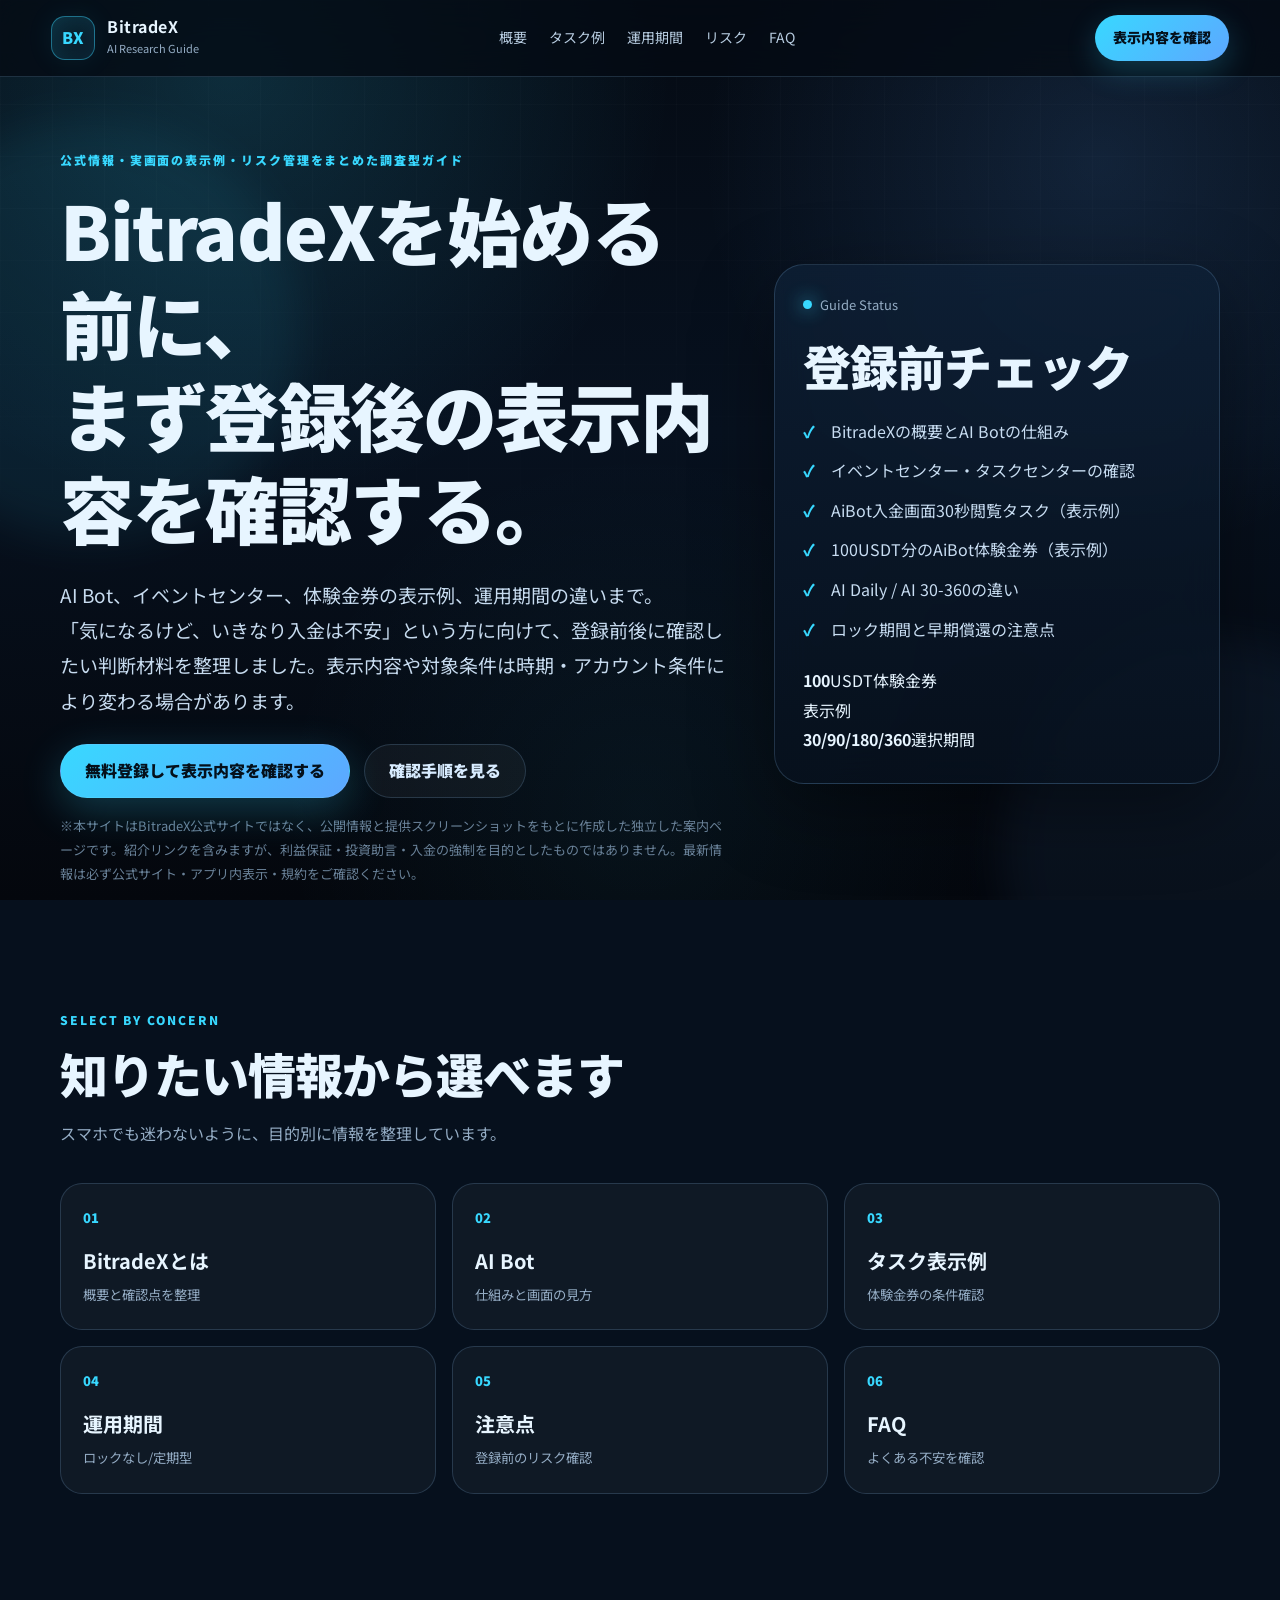
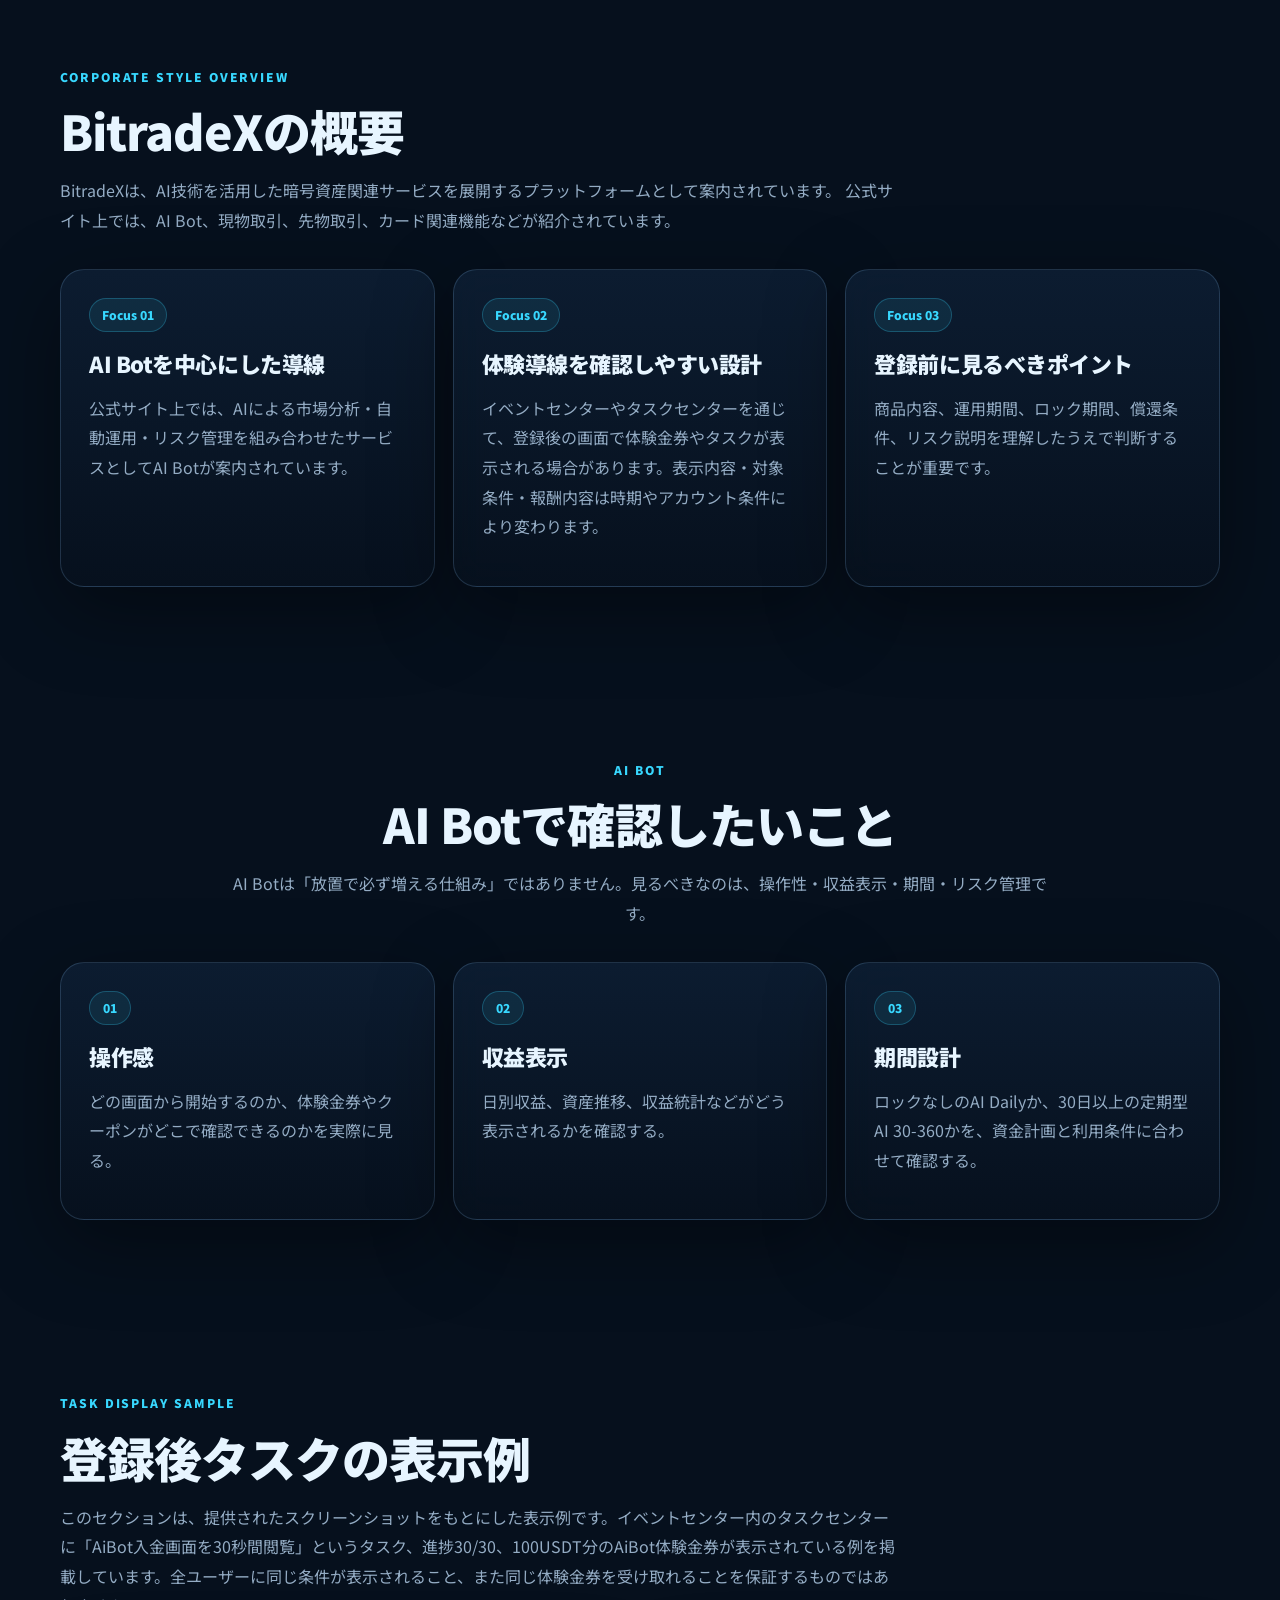
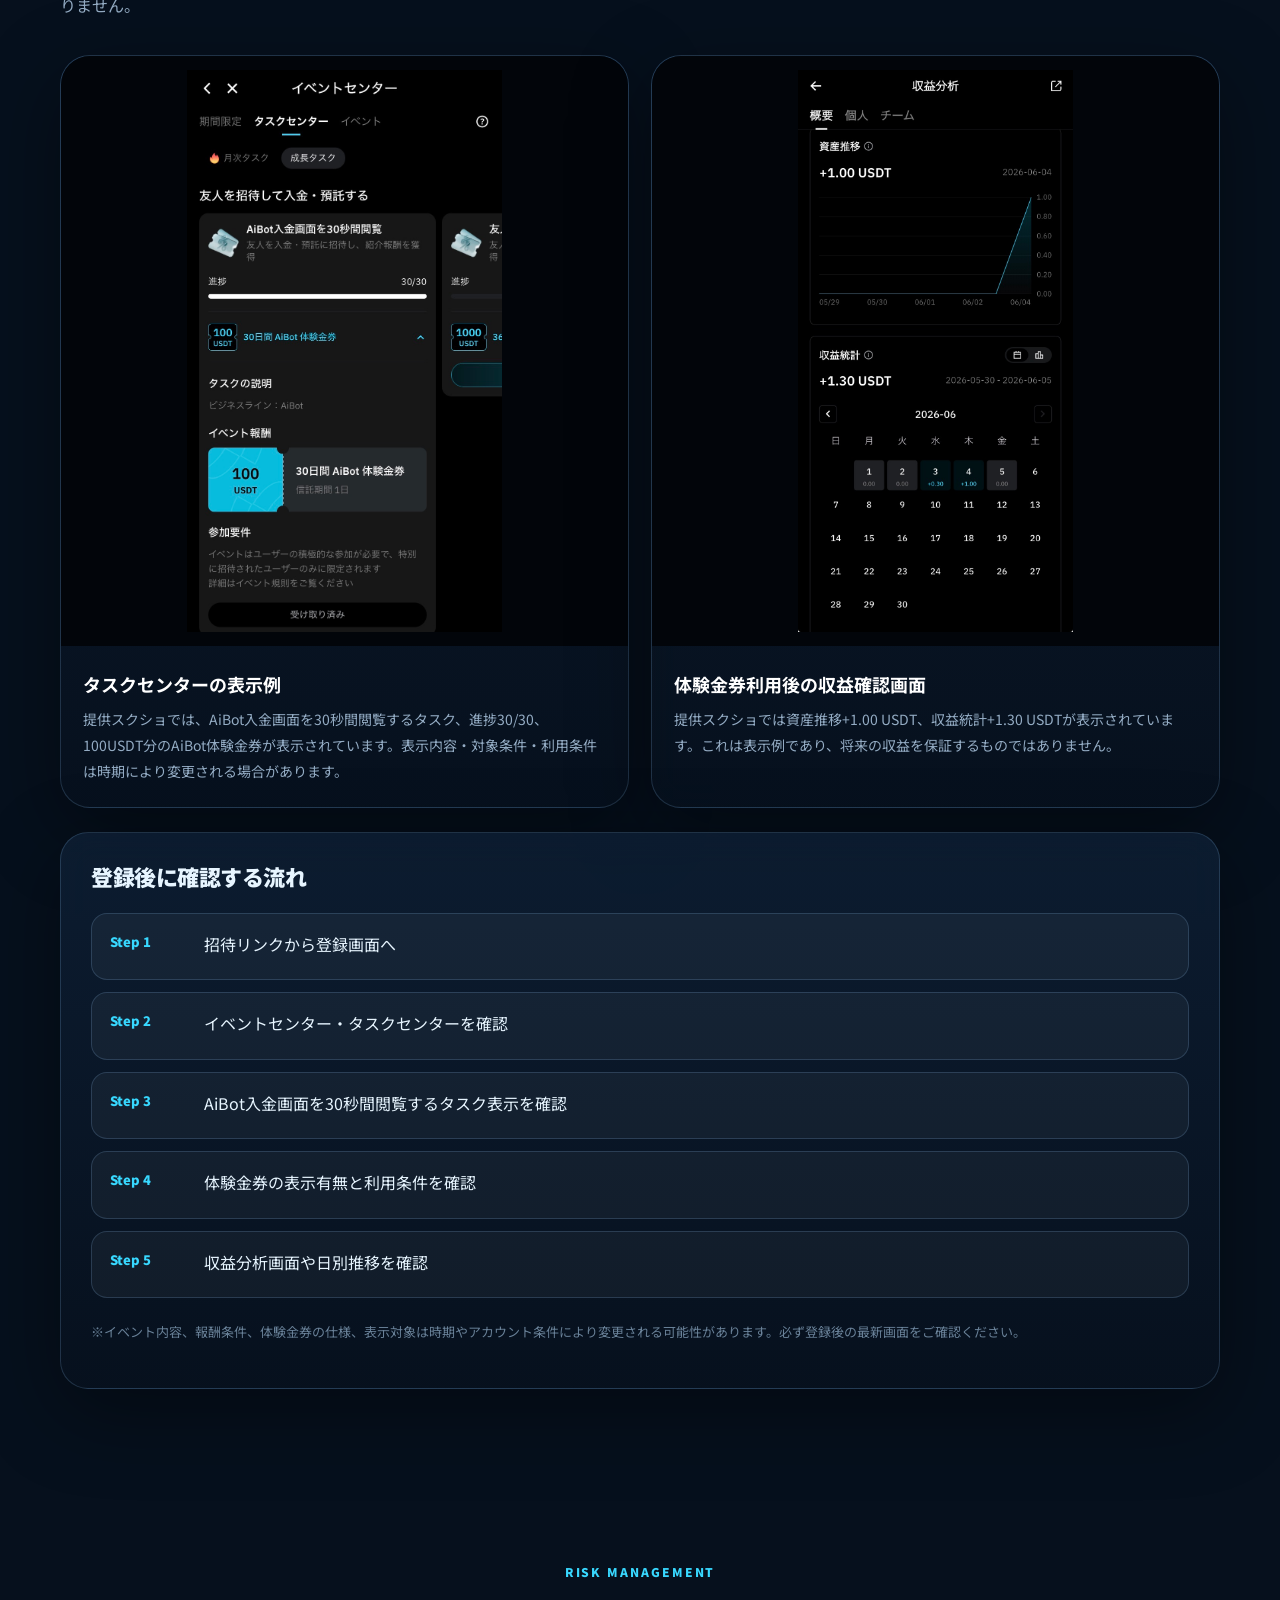
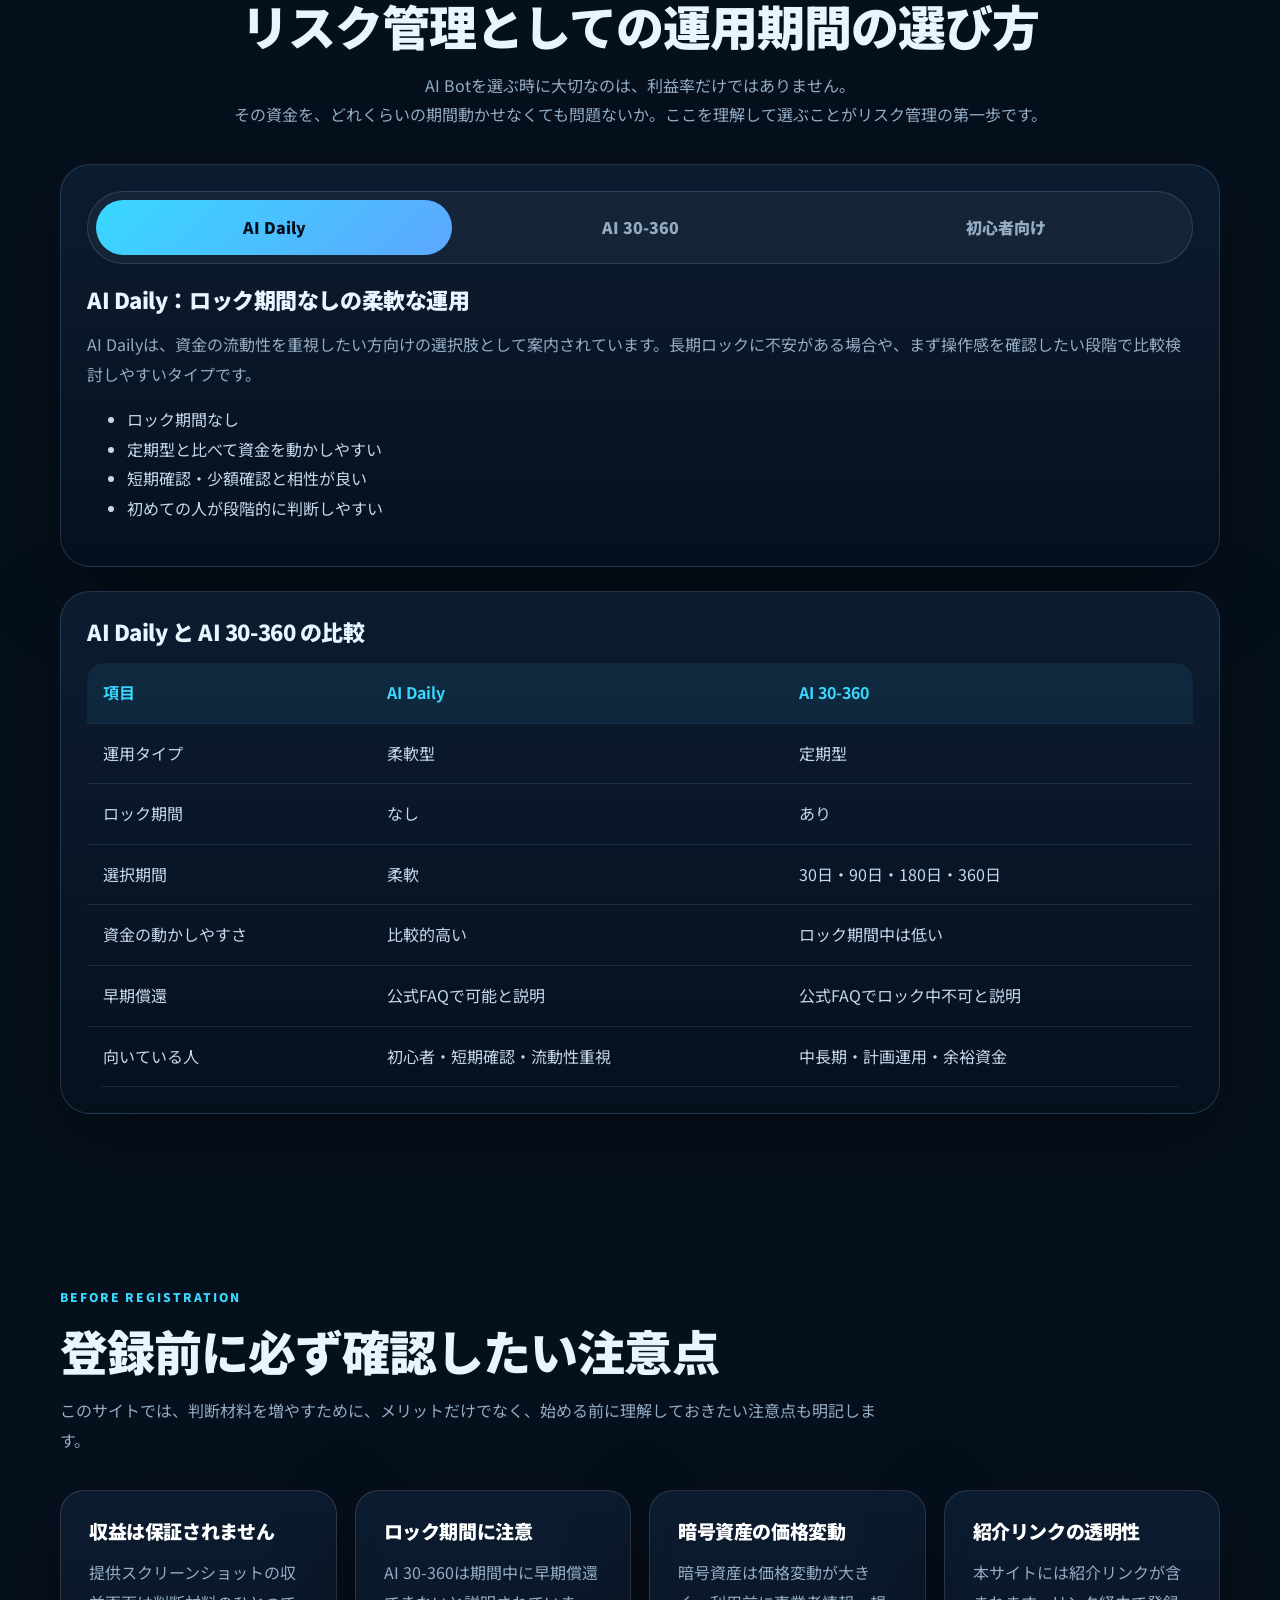
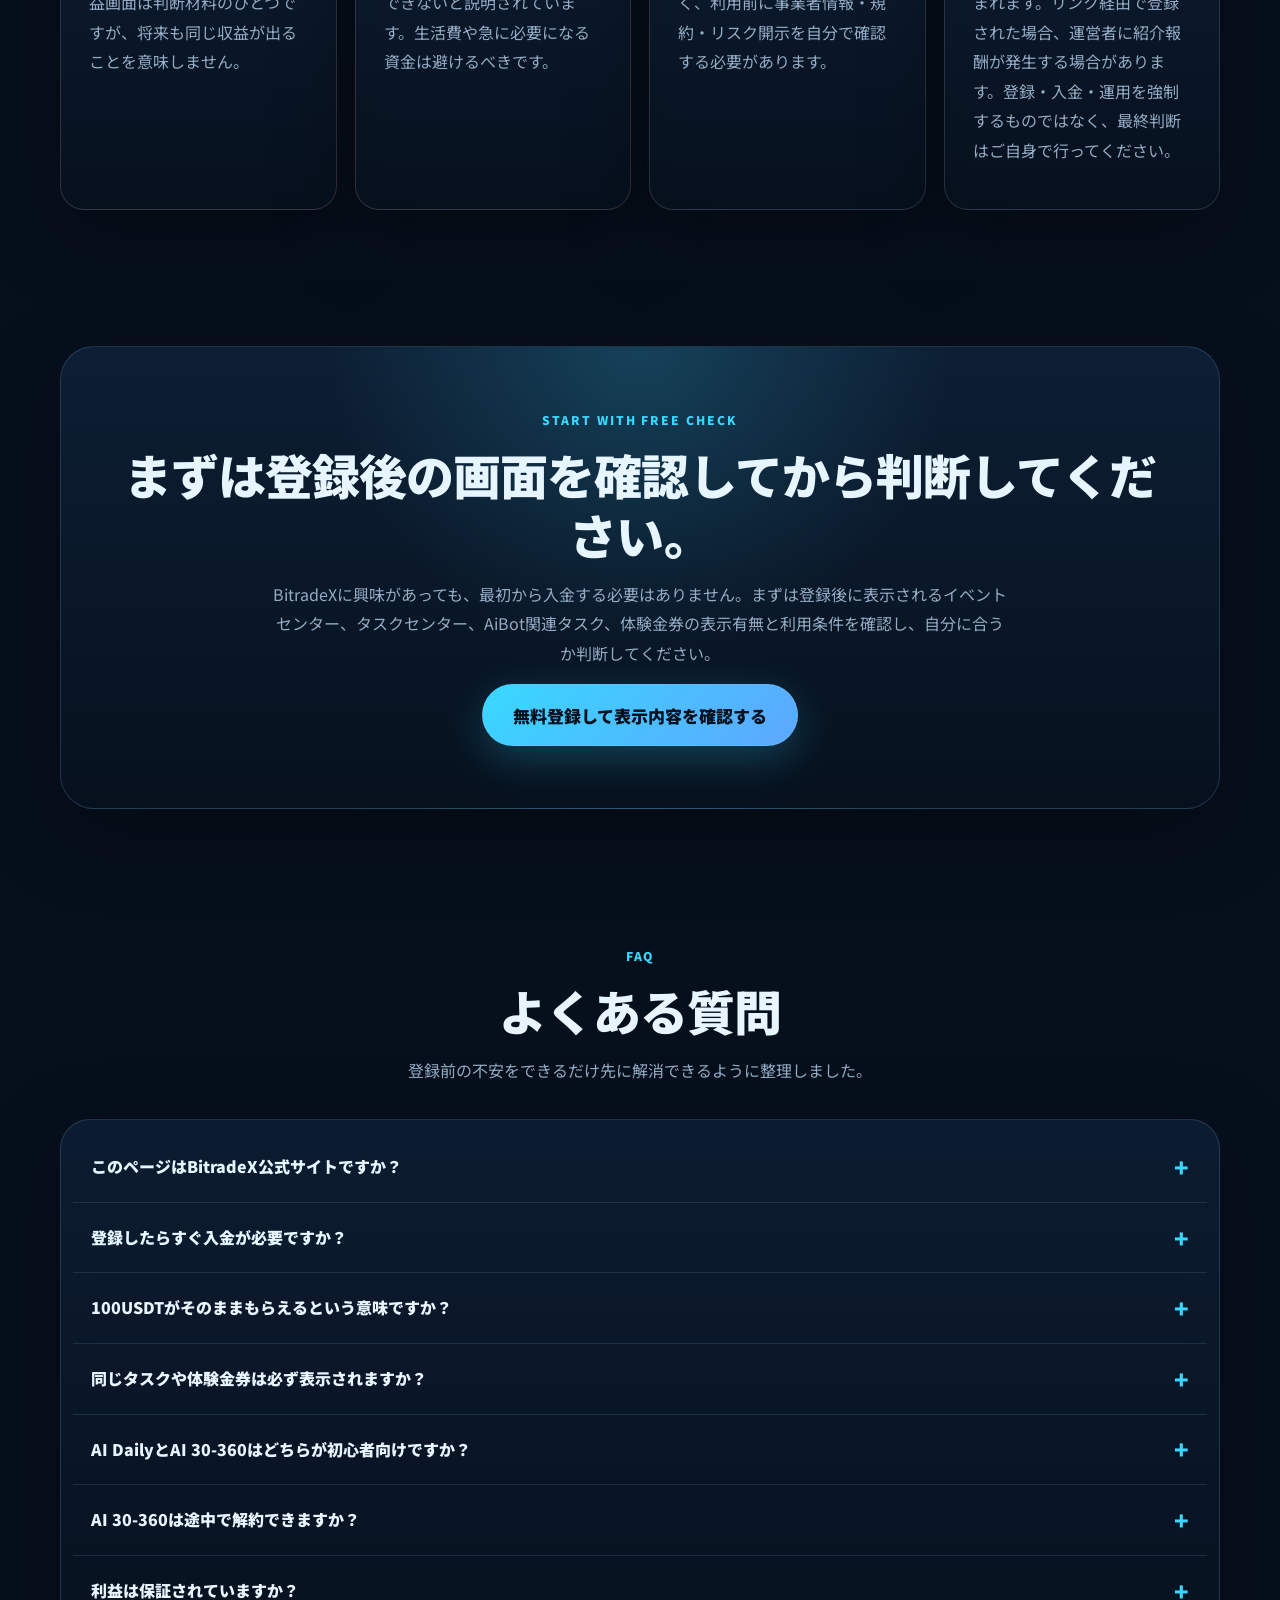
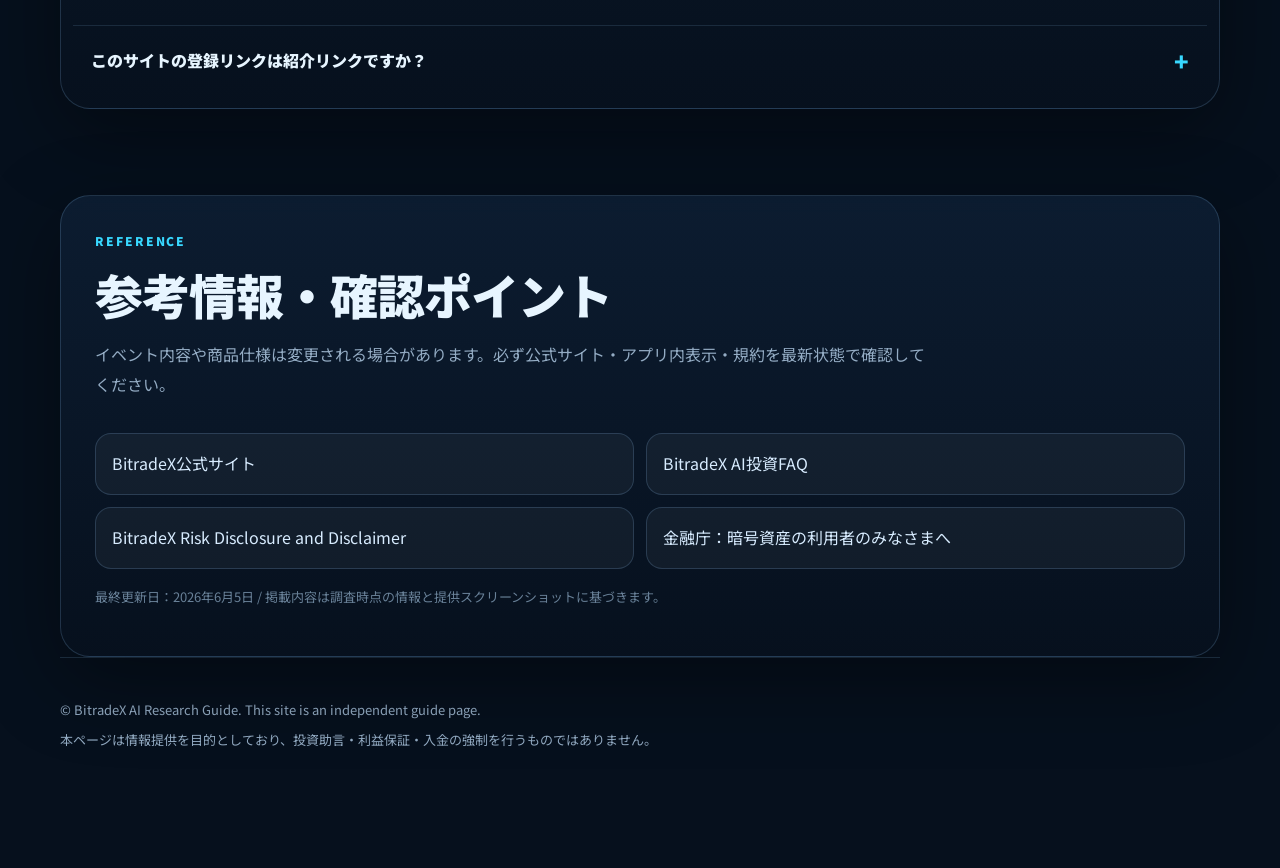
<file: bitradex-guide/index.html>
<!DOCTYPE html>
<html lang="ja">
<head>
  <meta charset="UTF-8" />
  <meta name="viewport" content="width=device-width, initial-scale=1.0" />
  <title>BitradeX AI運用ガイド｜AI Bot・表示例・リスク管理まとめ</title>
  <meta name="description" content="BitradeXの概要、AI Bot、登録後に確認できる可能性のあるイベント・タスク表示例、100USDT分の体験金券表示例、運用期間、リスク管理を整理した独立解説サイトです。" />
  <meta name="theme-color" content="#07111f" />
  <meta property="og:title" content="BitradeX AI運用ガイド" />
  <meta property="og:description" content="AI Bot・登録後に確認できる可能性のあるタスク表示例・実際の画面例・リスク管理まで、登録前に知りたい情報を整理。" />
  <meta property="og:type" content="website" />
  <link rel="preconnect" href="https://fonts.googleapis.com" />
  <link rel="preconnect" href="https://fonts.gstatic.com" crossorigin />
  <link href="https://fonts.googleapis.com/css2?family=Noto+Sans+JP:wght@400;500;700;900&display=swap" rel="stylesheet" />
  <link rel="stylesheet" href="style.css" />
</head>
<body>
  <div class="site-bg" aria-hidden="true">
    <span class="orb orb-a"></span>
    <span class="orb orb-b"></span>
    <span class="grid"></span>
  </div>

  <header class="header" id="top">
    <a class="logo" href="#top" aria-label="BitradeX AI運用ガイド">
      <span class="logo-mark">BX</span>
      <span>
        <strong>BitradeX</strong>
        <small>AI Research Guide</small>
      </span>
    </a>
    <nav class="nav" aria-label="主要メニュー">
      <a href="#overview">概要</a>
      <a href="#trial">タスク例</a>
      <a href="#period">運用期間</a>
      <a href="#risk">リスク</a>
      <a href="#faq">FAQ</a>
    </nav>
    <a class="header-cta" href="https://www.bitradex.ai/ja/account/register?inviteCode=U5E6EW" target="_blank" rel="noopener">表示内容を確認</a>
  </header>

  <main>
    <section class="hero section">
      <div class="hero-content reveal">
        <p class="eyebrow">公式情報・実画面の表示例・リスク管理をまとめた調査型ガイド</p>
        <h1>BitradeXを始める前に、<br />まず登録後の表示内容を確認する。</h1>
        <p class="hero-lead">
          AI Bot、イベントセンター、体験金券の表示例、運用期間の違いまで。<br />
          「気になるけど、いきなり入金は不安」という方に向けて、登録前後に確認したい判断材料を整理しました。表示内容や対象条件は時期・アカウント条件により変わる場合があります。
        </p>
        <div class="hero-actions">
          <a class="btn primary" href="https://www.bitradex.ai/ja/account/register?inviteCode=U5E6EW" target="_blank" rel="noopener">無料登録して表示内容を確認する</a>
          <a class="btn secondary" href="#trial">確認手順を見る</a>
        </div>
        <p class="notice-line">※本サイトはBitradeX公式サイトではなく、公開情報と提供スクリーンショットをもとに作成した独立した案内ページです。紹介リンクを含みますが、利益保証・投資助言・入金の強制を目的としたものではありません。最新情報は必ず公式サイト・アプリ内表示・規約をご確認ください。</p>
      </div>

      <aside class="hero-card reveal" aria-label="確認できる内容">
        <div class="hero-card-top">
          <span class="status-dot"></span>
          <span>Guide Status</span>
        </div>
        <h2>登録前チェック</h2>
        <ul class="check-list">
          <li>BitradeXの概要とAI Botの仕組み</li>
          <li>イベントセンター・タスクセンターの確認</li>
          <li>AiBot入金画面30秒閲覧タスク（表示例）</li>
          <li>100USDT分のAiBot体験金券（表示例）</li>
          <li>AI Daily / AI 30-360の違い</li>
          <li>ロック期間と早期償還の注意点</li>
        </ul>
        <div class="mini-metrics">
          <div><strong>100</strong><span>USDT体験金券<br />表示例</span></div>
          <div><strong>30/90/180/360</strong><span>選択期間</span></div>
        </div>
      </aside>
    </section>

    <section class="section quick-menu reveal" id="menu">
      <div class="section-head">
        <p class="eyebrow">Select by concern</p>
        <h2>知りたい情報から選べます</h2>
        <p>スマホでも迷わないように、目的別に情報を整理しています。</p>
      </div>
      <div class="menu-grid">
        <a href="#overview" class="menu-card"><span>01</span><strong>BitradeXとは</strong><small>概要と確認点を整理</small></a>
        <a href="#aibot" class="menu-card"><span>02</span><strong>AI Bot</strong><small>仕組みと画面の見方</small></a>
        <a href="#trial" class="menu-card"><span>03</span><strong>タスク表示例</strong><small>体験金券の条件確認</small></a>
        <a href="#period" class="menu-card"><span>04</span><strong>運用期間</strong><small>ロックなし/定期型</small></a>
        <a href="#risk" class="menu-card"><span>05</span><strong>注意点</strong><small>登録前のリスク確認</small></a>
        <a href="#faq" class="menu-card"><span>06</span><strong>FAQ</strong><small>よくある不安を確認</small></a>
      </div>
    </section>

    <section class="section split" id="overview">
      <div class="section-head reveal">
        <p class="eyebrow">Corporate style overview</p>
        <h2>BitradeXの概要</h2>
        <p>
          BitradeXは、AI技術を活用した暗号資産関連サービスを展開するプラットフォームとして案内されています。
          公式サイト上では、AI Bot、現物取引、先物取引、カード関連機能などが紹介されています。
        </p>
      </div>
      <div class="analysis-grid">
        <article class="glass-card reveal">
          <span class="card-label">Focus 01</span>
          <h3>AI Botを中心にした導線</h3>
          <p>公式サイト上では、AIによる市場分析・自動運用・リスク管理を組み合わせたサービスとしてAI Botが案内されています。</p>
        </article>
        <article class="glass-card reveal">
          <span class="card-label">Focus 02</span>
          <h3>体験導線を確認しやすい設計</h3>
          <p>イベントセンターやタスクセンターを通じて、登録後の画面で体験金券やタスクが表示される場合があります。表示内容・対象条件・報酬内容は時期やアカウント条件により変わります。</p>
        </article>
        <article class="glass-card reveal">
          <span class="card-label">Focus 03</span>
          <h3>登録前に見るべきポイント</h3>
          <p>商品内容、運用期間、ロック期間、償還条件、リスク説明を理解したうえで判断することが重要です。</p>
        </article>
      </div>
    </section>

    <section class="section" id="aibot">
      <div class="section-head center reveal">
        <p class="eyebrow">AI Bot</p>
        <h2>AI Botで確認したいこと</h2>
        <p>AI Botは「放置で必ず増える仕組み」ではありません。見るべきなのは、操作性・収益表示・期間・リスク管理です。</p>
      </div>
      <div class="feature-row">
        <div class="feature-card reveal">
          <div class="icon">01</div>
          <h3>操作感</h3>
          <p>どの画面から開始するのか、体験金券やクーポンがどこで確認できるのかを実際に見る。</p>
        </div>
        <div class="feature-card reveal">
          <div class="icon">02</div>
          <h3>収益表示</h3>
          <p>日別収益、資産推移、収益統計などがどう表示されるかを確認する。</p>
        </div>
        <div class="feature-card reveal">
          <div class="icon">03</div>
          <h3>期間設計</h3>
          <p>ロックなしのAI Dailyか、30日以上の定期型AI 30-360かを、資金計画と利用条件に合わせて確認する。</p>
        </div>
      </div>
    </section>

    <section class="section trial-section" id="trial">
      <div class="section-head reveal">
        <p class="eyebrow">Task display sample</p>
        <h2>登録後タスクの表示例</h2>
        <p>
          このセクションは、提供されたスクリーンショットをもとにした表示例です。イベントセンター内のタスクセンターに「AiBot入金画面を30秒間閲覧」というタスク、進捗30/30、100USDT分のAiBot体験金券が表示されている例を掲載しています。全ユーザーに同じ条件が表示されること、また同じ体験金券を受け取れることを保証するものではありません。
        </p>
      </div>

      <div class="screenshot-grid">
        <figure class="screen-card reveal">
          <img src="assets/task-center.jpeg" alt="BitradeXイベントセンターのタスクセンター画面。AiBot入金画面を30秒間閲覧するタスクと100USDT体験金券が表示されている。" />
          <figcaption>
            <strong>タスクセンターの表示例</strong>
            <span>提供スクショでは、AiBot入金画面を30秒間閲覧するタスク、進捗30/30、100USDT分のAiBot体験金券が表示されています。表示内容・対象条件・利用条件は時期により変更される場合があります。</span>
          </figcaption>
        </figure>

        <figure class="screen-card reveal">
          <img src="assets/profit-analysis.jpeg" alt="BitradeXの収益分析画面。資産推移と収益統計が表示されている。" />
          <figcaption>
            <strong>体験金券利用後の収益確認画面</strong>
            <span>提供スクショでは資産推移+1.00 USDT、収益統計+1.30 USDTが表示されています。これは表示例であり、将来の収益を保証するものではありません。</span>
          </figcaption>
        </figure>
      </div>

      <div class="flow-box reveal">
        <h3>登録後に確認する流れ</h3>
        <ol class="flow-list">
          <li><span>Step 1</span>招待リンクから登録画面へ</li>
          <li><span>Step 2</span>イベントセンター・タスクセンターを確認</li>
          <li><span>Step 3</span>AiBot入金画面を30秒間閲覧するタスク表示を確認</li>
          <li><span>Step 4</span>体験金券の表示有無と利用条件を確認</li>
          <li><span>Step 5</span>収益分析画面や日別推移を確認</li>
        </ol>
        <p class="small-note">※イベント内容、報酬条件、体験金券の仕様、表示対象は時期やアカウント条件により変更される可能性があります。必ず登録後の最新画面をご確認ください。</p>
      </div>
    </section>

    <section class="section" id="period">
      <div class="section-head center reveal">
        <p class="eyebrow">Risk management</p>
        <h2>リスク管理としての運用期間の選び方</h2>
        <p>
          AI Botを選ぶ時に大切なのは、利益率だけではありません。<br />
          その資金を、どれくらいの期間動かせなくても問題ないか。ここを理解して選ぶことがリスク管理の第一歩です。
        </p>
      </div>

      <div class="tabs reveal">
        <div class="tab-buttons" role="tablist" aria-label="運用タイプ">
          <button class="tab-button active" data-tab="daily" role="tab" aria-selected="true">AI Daily</button>
          <button class="tab-button" data-tab="term" role="tab" aria-selected="false">AI 30-360</button>
          <button class="tab-button" data-tab="beginner" role="tab" aria-selected="false">初心者向け</button>
        </div>

        <div class="tab-panel active" id="daily" role="tabpanel">
          <h3>AI Daily：ロック期間なしの柔軟な運用</h3>
          <p>AI Dailyは、資金の流動性を重視したい方向けの選択肢として案内されています。長期ロックに不安がある場合や、まず操作感を確認したい段階で比較検討しやすいタイプです。</p>
          <ul>
            <li>ロック期間なし</li>
            <li>定期型と比べて資金を動かしやすい</li>
            <li>短期確認・少額確認と相性が良い</li>
            <li>初めての人が段階的に判断しやすい</li>
          </ul>
        </div>

        <div class="tab-panel" id="term" role="tabpanel">
          <h3>AI 30-360：期間を選ぶ定期型</h3>
          <p>AI 30-360は、30日・90日・180日・360日から運用期間を選ぶ定期型として案内されています。ロック期間中は早期償還できない点に注意が必要です。</p>
          <div class="term-grid">
            <div><strong>30日</strong><span>短期で検討</span></div>
            <div><strong>90日</strong><span>中期で検討</span></div>
            <div><strong>180日</strong><span>中長期向け</span></div>
            <div><strong>360日</strong><span>長期計画向け</span></div>
          </div>
          <p class="small-note">生活費や近いうちに使う予定のある資金ではなく、一定期間動かさなくても問題のない余裕資金で検討することが重要です。</p>
        </div>

        <div class="tab-panel" id="beginner" role="tabpanel">
          <h3>初心者は段階的に考える</h3>
          <ol>
            <li>まず無料登録して画面を確認</li>
            <li>イベントセンターやタスクセンターを見る</li>
            <li>表示されている体験金券や条件を確認</li>
            <li>ロックなし、または短期で操作感を確認</li>
            <li>慣れてから30日、90日、180日、360日を検討</li>
          </ol>
        </div>
      </div>

      <div class="comparison-card reveal">
        <h3>AI Daily と AI 30-360 の比較</h3>
        <div class="table-wrap">
          <table>
            <thead>
              <tr><th>項目</th><th>AI Daily</th><th>AI 30-360</th></tr>
            </thead>
            <tbody>
              <tr><td>運用タイプ</td><td>柔軟型</td><td>定期型</td></tr>
              <tr><td>ロック期間</td><td>なし</td><td>あり</td></tr>
              <tr><td>選択期間</td><td>柔軟</td><td>30日・90日・180日・360日</td></tr>
              <tr><td>資金の動かしやすさ</td><td>比較的高い</td><td>ロック期間中は低い</td></tr>
              <tr><td>早期償還</td><td>公式FAQで可能と説明</td><td>公式FAQでロック中不可と説明</td></tr>
              <tr><td>向いている人</td><td>初心者・短期確認・流動性重視</td><td>中長期・計画運用・余裕資金</td></tr>
            </tbody>
          </table>
        </div>
      </div>
    </section>

    <section class="section risk" id="risk">
      <div class="section-head reveal">
        <p class="eyebrow">Before registration</p>
        <h2>登録前に必ず確認したい注意点</h2>
        <p>このサイトでは、判断材料を増やすために、メリットだけでなく、始める前に理解しておきたい注意点も明記します。</p>
      </div>
      <div class="risk-grid">
        <article class="risk-card reveal">
          <h3>収益は保証されません</h3>
          <p>提供スクリーンショットの収益画面は判断材料のひとつですが、将来も同じ収益が出ることを意味しません。</p>
        </article>
        <article class="risk-card reveal">
          <h3>ロック期間に注意</h3>
          <p>AI 30-360は期間中に早期償還できないと説明されています。生活費や急に必要になる資金は避けるべきです。</p>
        </article>
        <article class="risk-card reveal">
          <h3>暗号資産の価格変動</h3>
          <p>暗号資産は価格変動が大きく、利用前に事業者情報・規約・リスク開示を自分で確認する必要があります。</p>
        </article>
        <article class="risk-card reveal">
          <h3>紹介リンクの透明性</h3>
          <p>本サイトには紹介リンクが含まれます。リンク経由で登録された場合、運営者に紹介報酬が発生する場合があります。登録・入金・運用を強制するものではなく、最終判断はご自身で行ってください。</p>
        </article>
      </div>
    </section>

    <section class="section cta-section reveal">
      <div class="cta-panel">
        <p class="eyebrow">Start with free check</p>
        <h2>まずは登録後の画面を確認してから判断してください。</h2>
        <p>
          BitradeXに興味があっても、最初から入金する必要はありません。まずは登録後に表示されるイベントセンター、タスクセンター、AiBot関連タスク、体験金券の表示有無と利用条件を確認し、自分に合うか判断してください。
        </p>
        <a class="btn primary large" href="https://www.bitradex.ai/ja/account/register?inviteCode=U5E6EW" target="_blank" rel="noopener">無料登録して表示内容を確認する</a>
      </div>
    </section>

    <section class="section" id="faq">
      <div class="section-head center reveal">
        <p class="eyebrow">FAQ</p>
        <h2>よくある質問</h2>
        <p>登録前の不安をできるだけ先に解消できるように整理しました。</p>
      </div>

      <div class="faq-list reveal">

        <details>
          <summary>このページはBitradeX公式サイトですか？</summary>
          <p>いいえ。本ページはBitradeX公式サイトではなく、公開情報と提供スクリーンショットをもとに作成した独立した案内ページです。最新情報、利用条件、リスク説明、規約は必ず公式サイト・アプリ内表示で確認してください。</p>
        </details>
        <details>
          <summary>登録したらすぐ入金が必要ですか？</summary>
          <p>いいえ。まずは無料登録後に、イベントセンター、タスクセンター、AiBot関連タスク、体験金券の表示有無などを確認することをおすすめします。入金は内容を理解してから判断してください。</p>
        </details>
        <details>
          <summary>100USDTがそのままもらえるという意味ですか？</summary>
          <p>このページでは、提供スクショに基づき「100USDT分のAiBot体験金券」と表現しています。現金や出金可能な資金として断定するものではありません。実際の条件・使用範囲・有効期限はアプリ内の表示を確認してください。</p>
        </details>
        <details>
          <summary>同じタスクや体験金券は必ず表示されますか？</summary>
          <p>必ず表示されるとは断定できません。イベント内容、対象条件、報酬内容、表示期間は変更される場合があります。このページの画像は提供スクリーンショットに基づく表示例として確認してください。</p>
        </details>
        <details>
          <summary>AI DailyとAI 30-360はどちらが初心者向けですか？</summary>
          <p>最初は、表示されているタスクや体験金券の条件を確認し、必要に応じてロック期間のないAI Dailyや短期確認から検討する流れが自然です。</p>
        </details>
        <details>
          <summary>AI 30-360は途中で解約できますか？</summary>
          <p>公式FAQ上では、AI 30-360はロック期間中の早期償還ができないと説明されています。選ぶ前に、30日・90日・180日・360日のどの期間なら資金を動かさなくても問題ないか確認してください。</p>
        </details>
        <details>
          <summary>利益は保証されていますか？</summary>
          <p>保証されません。暗号資産やAI Bot運用には相場変動リスクがあります。表示されている収益画面や参考数値は、将来の結果を約束するものではありません。</p>
        </details>
        <details>
          <summary>このサイトの登録リンクは紹介リンクですか？</summary>
          <p>はい。本ページには紹介リンクが含まれます。リンク経由で登録された場合、運営者に紹介報酬が発生する場合があります。登録・入金・運用を強制するものではありません。紹介リンク経由の登録に抵抗がある方は、公式サイトを直接確認して比較してください。</p>
        </details>
      </div>
    </section>

    <section class="section sources reveal" id="sources">
      <div class="section-head">
        <p class="eyebrow">Reference</p>
        <h2>参考情報・確認ポイント</h2>
        <p>イベント内容や商品仕様は変更される場合があります。必ず公式サイト・アプリ内表示・規約を最新状態で確認してください。</p>
      </div>
      <ul class="source-list">
        <li><a href="https://www.bitradex.ai/ja" target="_blank" rel="noopener">BitradeX公式サイト</a></li>
        <li><a href="https://help.bitradex.ai/hc/ja/articles/15457158924559-BitradeX-AI%E6%8A%95%E8%B3%87%E3%82%88%E3%81%8F%E3%81%82%E3%82%8B%E8%B3%AA%E5%95%8F-FAQ" target="_blank" rel="noopener">BitradeX AI投資FAQ</a></li>
        <li><a href="https://www.bitradex.ai/en/user/disclaimer" target="_blank" rel="noopener">BitradeX Risk Disclosure and Disclaimer</a></li>
        <li><a href="https://www.fsa.go.jp/policy/virtual_currency/index.html" target="_blank" rel="noopener">金融庁：暗号資産の利用者のみなさまへ</a></li>
      </ul>
      <p class="small-note">最終更新日：2026年6月5日 / 掲載内容は調査時点の情報と提供スクリーンショットに基づきます。</p>
    </section>
  </main>

  <footer class="footer">
    <p>© BitradeX AI Research Guide. This site is an independent guide page.</p>
    <p>本ページは情報提供を目的としており、投資助言・利益保証・入金の強制を行うものではありません。</p>
  </footer>

  <div class="mobile-fixed-cta" aria-label="スマホ固定CTA">
    <a href="https://www.bitradex.ai/ja/account/register?inviteCode=U5E6EW" target="_blank" rel="noopener">無料登録して表示内容を確認する</a>
  </div>

  <script src="script.js"></script>
</body>
</html>
</file>
<file: bitradex-guide/style.css>
:root {
  --bg: #06101d;
  --bg-2: #09192b;
  --panel: rgba(12, 28, 48, 0.72);
  --panel-2: rgba(14, 35, 59, 0.92);
  --line: rgba(151, 205, 255, 0.18);
  --line-strong: rgba(56, 216, 255, 0.42);
  --text: #e7f5ff;
  --muted: #94acc4;
  --muted-2: #698198;
  --cyan: #38d8ff;
  --blue: #5da7ff;
  --navy: #07111f;
  --white: #ffffff;
  --danger: #ffb4b4;
  --shadow: 0 24px 80px rgba(0, 0, 0, 0.38);
  --radius: 24px;
}

* { box-sizing: border-box; }

html { scroll-behavior: smooth; }

body {
  margin: 0;
  font-family: "Noto Sans JP", system-ui, -apple-system, BlinkMacSystemFont, sans-serif;
  color: var(--text);
  background: var(--bg);
  line-height: 1.85;
  overflow-x: hidden;
}

a { color: inherit; text-decoration: none; }
img { max-width: 100%; display: block; }

.scroll-progress {
  position: fixed;
  top: 0;
  left: 0;
  right: 0;
  height: 3px;
  z-index: 200;
  background: rgba(255,255,255,.04);
}

.scroll-progress span {
  display: block;
  height: 100%;
  width: 0%;
  background: linear-gradient(90deg, var(--cyan), var(--blue));
  box-shadow: 0 0 18px rgba(56,216,255,.8);
}

.site-bg {
  position: fixed;
  inset: 0;
  z-index: -2;
  overflow: hidden;
  background:
    radial-gradient(circle at 18% 8%, rgba(56, 216, 255, 0.16), transparent 33%),
    radial-gradient(circle at 86% 18%, rgba(93, 167, 255, 0.14), transparent 30%),
    radial-gradient(circle at 50% 90%, rgba(56, 216, 255, 0.05), transparent 35%),
    linear-gradient(180deg, #050b14 0%, #07111f 48%, #04070d 100%);
}

.orb {
  position: absolute;
  width: 420px;
  height: 420px;
  border-radius: 999px;
  filter: blur(22px);
  opacity: 0.32;
  animation: floatOrb 12s ease-in-out infinite alternate;
}

.orb-a { left: -120px; top: 120px; background: rgba(56, 216, 255, 0.24); }
.orb-b { right: -140px; top: 640px; background: rgba(93, 167, 255, 0.2); animation-delay: 2s; }

.grid {
  position: absolute;
  inset: 0;
  background-image:
    linear-gradient(rgba(255,255,255,0.034) 1px, transparent 1px),
    linear-gradient(90deg, rgba(255,255,255,0.034) 1px, transparent 1px);
  background-size: 52px 52px;
  mask-image: linear-gradient(to bottom, rgba(0,0,0,0.56), transparent 78%);
}

@keyframes floatOrb {
  from { transform: translate3d(0, 0, 0) scale(1); }
  to { transform: translate3d(36px, -24px, 0) scale(1.08); }
}

.header {
  position: sticky;
  top: 0;
  z-index: 80;
  display: flex;
  align-items: center;
  justify-content: space-between;
  gap: 20px;
  padding: 15px clamp(18px, 4vw, 56px);
  background: rgba(4, 11, 20, 0.78);
  border-bottom: 1px solid var(--line);
  backdrop-filter: blur(18px);
}

.logo { display: inline-flex; align-items: center; gap: 12px; }

.logo-mark {
  width: 44px;
  height: 44px;
  display: grid;
  place-items: center;
  border: 1px solid rgba(56, 216, 255, 0.45);
  border-radius: 14px;
  color: var(--cyan);
  font-weight: 900;
  background: linear-gradient(135deg, rgba(56,216,255,.14), rgba(93,167,255,.06));
  box-shadow: inset 0 0 20px rgba(56,216,255,.08), 0 0 28px rgba(56,216,255,.08);
}

.logo strong, .logo small { display: block; }
.logo strong { line-height: 1.1; letter-spacing: .03em; }
.logo small { color: var(--muted); font-size: 11px; margin-top: 2px; }

.nav { display: flex; align-items: center; gap: 22px; color: #b7cce0; font-size: 14px; }
.nav a { transition: color .25s ease; }
.nav a:hover { color: var(--cyan); }

.header-cta, .btn, .mini-cta {
  position: relative;
  display: inline-flex;
  align-items: center;
  justify-content: center;
  border-radius: 999px;
  font-weight: 900;
  transition: transform .25s ease, border-color .25s ease, background .25s ease, box-shadow .25s ease;
  white-space: nowrap;
}

.header-cta {
  padding: 10px 18px;
  color: #04101b;
  background: linear-gradient(135deg, var(--cyan), var(--blue));
  font-size: 14px;
  box-shadow: 0 10px 30px rgba(56,216,255,.22);
}

.header-cta:hover, .btn:hover, .mini-cta:hover { transform: translateY(-2px); }

.section {
  width: min(1160px, calc(100% - 36px));
  margin: 0 auto;
  padding: 86px 0;
}

.hero {
  min-height: 790px;
  display: grid;
  grid-template-columns: minmax(0, 1.2fr) minmax(330px, .8fr);
  align-items: center;
  gap: 44px;
  padding-top: 72px;
}

.eyebrow {
  margin: 0 0 12px;
  color: var(--cyan);
  text-transform: uppercase;
  letter-spacing: .16em;
  font-weight: 900;
  font-size: 12px;
}

h1, h2, h3 { margin: 0; line-height: 1.25; letter-spacing: -.02em; }
h1 { font-size: clamp(38px, 6vw, 74px); font-weight: 900; }
h1 span { color: var(--cyan); text-shadow: 0 0 30px rgba(56,216,255,.24); }
h2 { font-size: clamp(28px, 4vw, 48px); font-weight: 900; }
h3 { font-size: 22px; font-weight: 900; }
p { color: var(--muted); }

.hero-lead {
  margin: 24px 0 26px;
  font-size: clamp(16px, 2vw, 19px);
  color: #c7dbef;
}

.hero-proof {
  display: grid;
  grid-template-columns: repeat(3, 1fr);
  gap: 12px;
  margin: 0 0 28px;
}

.hero-proof div {
  padding: 16px;
  border: 1px solid var(--line);
  border-radius: 18px;
  background: rgba(255,255,255,.045);
}

.hero-proof strong, .hero-proof span { display: block; }
.hero-proof strong { color: var(--cyan); font-size: 22px; line-height: 1.15; }
.hero-proof span { margin-top: 6px; color: var(--muted); font-size: 12px; }

.hero-actions { display: flex; flex-wrap: wrap; gap: 14px; margin-bottom: 16px; }

.btn {
  min-height: 54px;
  padding: 0 24px;
  border: 1px solid var(--line);
}

.btn.primary {
  color: #04101b;
  background: linear-gradient(135deg, var(--cyan), var(--blue));
  box-shadow: 0 12px 42px rgba(56, 216, 255, .24);
  overflow: hidden;
}

.btn.primary::after {
  content: "";
  position: absolute;
  inset: -40% auto -40% -42%;
  width: 34%;
  background: rgba(255,255,255,.42);
  transform: rotate(20deg);
  animation: shine 3.8s ease-in-out infinite;
}

@keyframes shine { 0%, 40% { left: -42%; } 70%, 100% { left: 122%; } }

.btn.secondary { color: #d8ecff; background: rgba(255,255,255,.045); }
.btn.large { min-height: 62px; padding: 0 30px; font-size: 17px; }
.notice-line, .small-note { font-size: 13px; color: var(--muted-2); }

.hero-card, .glass-card, .feature-card, .screen-card, .flow-box, .tabs, .comparison-card, .risk-card, .cta-panel, .faq-list, .sources, .trust-strip, .conversion-box {
  border: 1px solid var(--line);
  background: linear-gradient(180deg, rgba(14, 32, 54, .78), rgba(7, 17, 30, .78));
  box-shadow: var(--shadow);
  backdrop-filter: blur(18px);
}

.hero-card { padding: 28px; border-radius: 30px; }
.hero-card-top { display: flex; align-items: center; gap: 8px; color: var(--muted); font-size: 13px; margin-bottom: 18px; }
.status-dot { width: 9px; height: 9px; border-radius: 999px; background: var(--cyan); box-shadow: 0 0 18px var(--cyan); }
.check-list { list-style: none; padding: 0; margin: 22px 0; }
.check-list li { position: relative; padding-left: 28px; margin: 10px 0; color: #c8ddf2; }
.check-list li::before { content: "✓"; position: absolute; left: 0; top: 0; color: var(--cyan); font-weight: 900; }

.mini-cta {
  width: 100%;
  min-height: 52px;
  color: #04101b;
  background: linear-gradient(135deg, var(--cyan), var(--blue));
  box-shadow: 0 12px 36px rgba(56,216,255,.2);
}

.trust-strip {
  display: grid;
  grid-template-columns: repeat(4, 1fr);
  gap: 1px;
  padding: 0;
  border-radius: 26px;
  overflow: hidden;
}

.trust-strip div {
  padding: 22px;
  background: rgba(255,255,255,.026);
}

.trust-strip strong, .trust-strip span { display: block; }
.trust-strip strong { color: #fff; font-size: 17px; }
.trust-strip span { color: var(--muted); font-size: 13px; margin-top: 4px; }

.section-head { max-width: 840px; margin-bottom: 34px; }
.section-head.center { text-align: center; margin-left: auto; margin-right: auto; }
.quick-menu { padding-top: 24px; }

.menu-grid {
  display: grid;
  grid-template-columns: repeat(3, 1fr);
  gap: 16px;
}

.menu-card {
  min-height: 142px;
  padding: 22px;
  border-radius: 22px;
  border: 1px solid var(--line);
  background: rgba(255,255,255,.04);
  transition: transform .25s ease, background .25s ease, border-color .25s ease;
}

.menu-card:hover { transform: translateY(-6px); border-color: rgba(56,216,255,.5); background: rgba(56,216,255,.07); }
.menu-card span, .menu-card strong, .menu-card small { display: block; }
.menu-card span { color: var(--cyan); font-weight: 900; font-size: 13px; }
.menu-card strong { margin: 12px 0 4px; font-size: 20px; }
.menu-card small { color: var(--muted); }

.conversion-box {
  display: grid;
  grid-template-columns: 1fr auto;
  align-items: center;
  gap: 24px;
  border-radius: 28px;
  padding: 28px;
  margin-bottom: 24px;
  background:
    radial-gradient(circle at 0% 0%, rgba(56,216,255,.14), transparent 42%),
    linear-gradient(180deg, rgba(14, 32, 54, .84), rgba(7, 17, 30, .84));
}

.conversion-box p:last-child { margin-bottom: 0; }

.analysis-grid, .feature-row, .risk-grid {
  display: grid;
  grid-template-columns: repeat(3, 1fr);
  gap: 18px;
}

.glass-card, .feature-card, .risk-card { border-radius: var(--radius); padding: 28px; }
.card-label, .icon {
  display: inline-grid;
  place-items: center;
  min-width: 42px;
  height: 34px;
  padding: 0 12px;
  border-radius: 999px;
  color: var(--cyan);
  background: rgba(56,216,255,.09);
  border: 1px solid rgba(56,216,255,.25);
  font-weight: 900;
  font-size: 12px;
  margin-bottom: 18px;
}

.feature-row, .risk-grid { grid-template-columns: repeat(4, 1fr); }
.feature-row { grid-template-columns: repeat(3, 1fr); }

.screenshot-grid { display: grid; grid-template-columns: repeat(2, 1fr); gap: 22px; }
.screen-card { border-radius: 30px; overflow: hidden; margin: 0; }
.screen-card img { width: 100%; height: 590px; object-fit: contain; background: #02050a; padding: 14px; }
.screen-card figcaption { padding: 22px; display: block; }
.screen-card strong, .screen-card span { display: block; }
.screen-card strong { font-size: 18px; color: #fff; }
.screen-card span { margin-top: 6px; color: var(--muted); font-size: 14px; }

.flow-box { margin-top: 24px; border-radius: 28px; padding: 30px; }
.flow-list { list-style: none; padding: 0; margin: 22px 0; display: grid; gap: 12px; }
.flow-list li {
  display: grid;
  grid-template-columns: 82px 1fr;
  gap: 4px 12px;
  padding: 16px 18px;
  border-radius: 16px;
  background: rgba(255,255,255,.045);
  border: 1px solid var(--line);
}
.flow-list span { grid-row: span 2; color: var(--cyan); font-weight: 900; font-size: 13px; }
.flow-list strong { color: #fff; line-height: 1.4; }
.flow-list small { color: var(--muted); font-size: 13px; }

.tabs, .comparison-card { border-radius: 30px; padding: 26px; }
.tab-buttons {
  display: flex;
  gap: 10px;
  padding: 8px;
  border-radius: 999px;
  background: rgba(255,255,255,.045);
  border: 1px solid var(--line);
  margin-bottom: 22px;
}
.tab-button {
  flex: 1;
  border: 0;
  border-radius: 999px;
  background: transparent;
  color: var(--muted);
  padding: 13px 14px;
  font: inherit;
  font-weight: 900;
  cursor: pointer;
  transition: background .25s ease, color .25s ease;
}
.tab-button.active { color: #06101d; background: linear-gradient(135deg, var(--cyan), var(--blue)); }
.tab-panel { display: none; animation: panelFade .28s ease; }
.tab-panel.active { display: block; }
@keyframes panelFade { from { opacity: 0; transform: translateY(8px); } to { opacity: 1; transform: translateY(0); } }
.tab-panel ul, .tab-panel ol { color: #c5d9ec; }
.term-grid { display: grid; grid-template-columns: repeat(4, 1fr); gap: 12px; margin: 20px 0; }
.term-grid div { padding: 18px; border: 1px solid var(--line); border-radius: 18px; background: rgba(56,216,255,.055); }
.term-grid strong, .term-grid span { display: block; }
.term-grid strong { color: var(--cyan); font-size: 24px; }
.term-grid span { color: var(--muted); font-size: 13px; }

.comparison-card { margin-top: 24px; }
.table-wrap { overflow-x: auto; margin-top: 18px; }
table { width: 100%; min-width: 720px; border-collapse: collapse; overflow: hidden; border-radius: 18px; }
th, td { padding: 15px 16px; text-align: left; border-bottom: 1px solid rgba(151,205,255,.12); }
th { color: var(--cyan); background: rgba(56,216,255,.08); }
td { color: #c5d9ec; }

.risk-grid { grid-template-columns: repeat(4, 1fr); }
.risk-card { border-color: rgba(255,255,255,.13); }
.risk-card h3 { color: #fff; font-size: 19px; }
.risk-card:nth-child(1), .risk-card:nth-child(2) { border-color: rgba(255,180,180,.18); }

.cta-section { padding-top: 50px; padding-bottom: 50px; }
.cta-panel {
  border-radius: 34px;
  padding: clamp(28px, 6vw, 62px);
  text-align: center;
  background:
    radial-gradient(circle at 50% 0%, rgba(56,216,255,.19), transparent 42%),
    linear-gradient(180deg, rgba(14, 32, 54, .92), rgba(7, 17, 30, .92));
}
.cta-panel p { max-width: 740px; margin-left: auto; margin-right: auto; }
.cta-actions { display: flex; justify-content: center; gap: 14px; flex-wrap: wrap; margin: 24px 0 12px; }

.faq-list { border-radius: 30px; padding: 12px; }
details { border-bottom: 1px solid rgba(151,205,255,.13); }
details:last-child { border-bottom: 0; }
summary { cursor: pointer; padding: 20px 48px 20px 18px; font-weight: 900; list-style: none; position: relative; }
summary::-webkit-details-marker { display: none; }
summary::after { content: "+"; position: absolute; right: 18px; color: var(--cyan); font-size: 24px; top: 50%; transform: translateY(-50%); }
details[open] summary::after { content: "−"; }
details p { margin: 0; padding: 0 18px 20px; }

.sources { border-radius: 30px; padding: 34px; }
.source-list { display: grid; grid-template-columns: repeat(2, 1fr); gap: 12px; padding: 0; list-style: none; }
.source-list a { display: block; padding: 15px 16px; border-radius: 16px; background: rgba(255,255,255,.045); border: 1px solid var(--line); color: #d8ecff; }
.source-list a:hover { color: var(--cyan); border-color: rgba(56,216,255,.45); }

.footer {
  width: min(1160px, calc(100% - 36px));
  margin: 0 auto;
  padding: 34px 0 110px;
  border-top: 1px solid var(--line);
  color: var(--muted-2);
  font-size: 13px;
}
.footer p { margin: 6px 0; }

.mobile-fixed-cta { display: none; }
.back-to-top {
  position: fixed;
  right: 18px;
  bottom: 22px;
  z-index: 70;
  width: 46px;
  height: 46px;
  border: 1px solid var(--line);
  border-radius: 999px;
  color: var(--cyan);
  background: rgba(4,11,20,.78);
  backdrop-filter: blur(16px);
  cursor: pointer;
  opacity: 0;
  transform: translateY(8px);
  pointer-events: none;
  transition: opacity .25s ease, transform .25s ease;
}
.back-to-top.visible { opacity: 1; transform: translateY(0); pointer-events: auto; }

.reveal { opacity: 0; transform: translateY(24px); transition: opacity .7s ease, transform .7s ease; }
.reveal.visible { opacity: 1; transform: translateY(0); }

@media (max-width: 980px) {
  .nav { display: none; }
  .hero { min-height: auto; grid-template-columns: 1fr; padding-top: 58px; }
  .hero-proof, .menu-grid, .analysis-grid, .feature-row, .risk-grid, .trust-strip { grid-template-columns: repeat(2, 1fr); }
  .screenshot-grid { grid-template-columns: 1fr; }
  .screen-card img { height: 620px; }
  .term-grid { grid-template-columns: repeat(2, 1fr); }
  .conversion-box { grid-template-columns: 1fr; }
  .conversion-box .btn { width: 100%; }
}

@media (max-width: 640px) {
  .header { padding: 12px 16px; }
  .logo small { display: none; }
  .logo-mark { width: 38px; height: 38px; border-radius: 12px; }
  .header-cta { display: none; }
  .section { width: min(100% - 28px, 1160px); padding: 58px 0; }
  .hero { padding-top: 38px; gap: 28px; }
  h1 { font-size: 36px; }
  h2 { font-size: 29px; }
  .hero-actions { display: grid; }
  .btn { width: 100%; }
  .hero-proof, .menu-grid, .analysis-grid, .feature-row, .risk-grid, .source-list, .trust-strip { grid-template-columns: 1fr; }
  .hero-card, .glass-card, .feature-card, .risk-card, .flow-box, .tabs, .comparison-card, .cta-panel, .sources, .conversion-box { border-radius: 22px; padding: 22px; }
  .screen-card { border-radius: 22px; }
  .screen-card img { height: 540px; padding: 10px; }
  .flow-list li { grid-template-columns: 1fr; }
  .flow-list span { grid-row: auto; }
  .tab-buttons { border-radius: 18px; flex-direction: column; }
  .term-grid { grid-template-columns: 1fr; }
  .cta-actions { display: grid; }
  .footer { padding-bottom: 118px; }
  .back-to-top { bottom: 92px; }

  .mobile-fixed-cta {
    position: fixed;
    left: 0;
    right: 0;
    bottom: 0;
    z-index: 90;
    display: grid;
    grid-template-columns: auto 1fr;
    align-items: center;
    gap: 10px;
    padding: 10px 14px calc(10px + env(safe-area-inset-bottom));
    background: rgba(4, 11, 20, 0.9);
    border-top: 1px solid var(--line);
    backdrop-filter: blur(18px);
  }
  .mobile-fixed-cta span { color: var(--muted); font-size: 12px; font-weight: 900; white-space: nowrap; }
  .mobile-fixed-cta a {
    display: flex;
    align-items: center;
    justify-content: center;
    min-height: 52px;
    border-radius: 999px;
    color: #04101b;
    background: linear-gradient(135deg, var(--cyan), var(--blue));
    font-weight: 900;
    box-shadow: 0 12px 42px rgba(56, 216, 255, .22);
  }
}

@media (prefers-reduced-motion: reduce) {
  html { scroll-behavior: auto; }
  *, *::before, *::after { animation-duration: .001ms !important; transition-duration: .001ms !important; }
}
</file>
